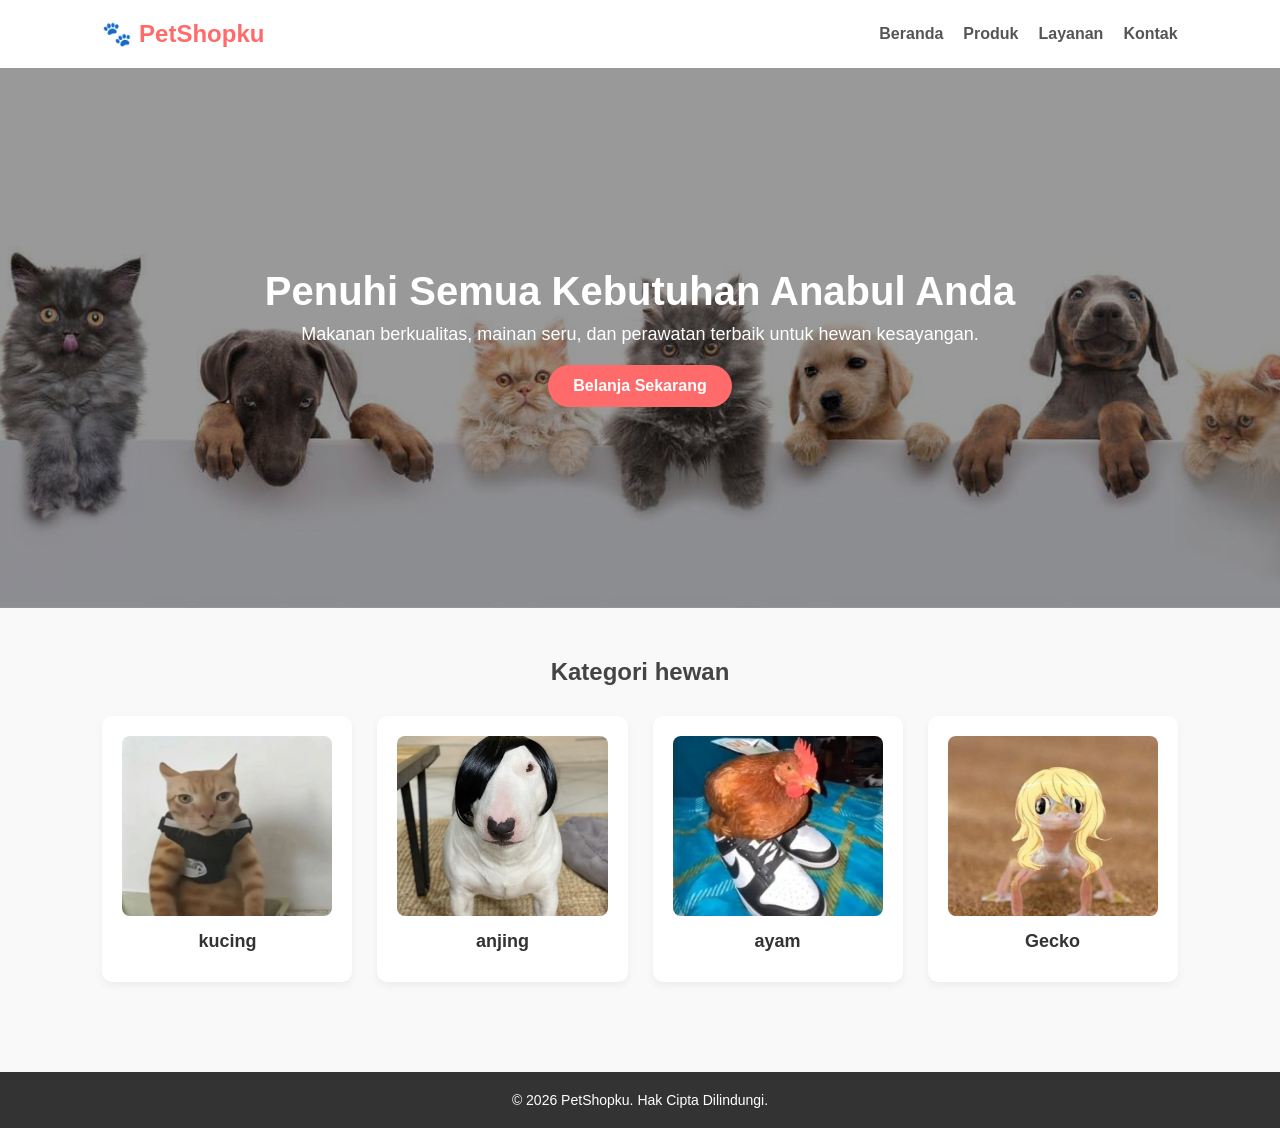
<file: index.html>
<!DOCTYPE html>
<html lang="id">
<head>
    <meta charset="UTF-8">
    <meta name="viewport" content="width=device-width, initial-scale=1.0">
    <title>PetShopku - Toko Keperluan Hewan</title>
    <link rel="stylesheet" href="style.css">
</head>
<body>

    <!-- Header & Navigasi -->
    <header>
        <div class="logo">🐾 PetShopku</div>
        <nav>
            <ul>
                <li><a href="index.html">Beranda</a></li>
                <li><a href="produk.html">Produk</a></li>
                <li><a href="layanan.html">Layanan</a></li>
                <li><a href="https://www.instagram.com/rmfnnd?igsh=MW55bXk2b3RvZXhodA==">Kontak</a></li>
            </ul>
        </nav>
    </header>

    <!-- Banner Utama -->
    <section class="hero">
        <div class="hero-text">
            <h1>Penuhi Semua Kebutuhan Anabul Anda</h1>
            <p>Makanan berkualitas, mainan seru, dan perawatan terbaik untuk hewan kesayangan.</p>
            <a href="produk.html" class="btn">Belanja Sekarang</a>
        </div>
    </section>

    <!-- Bagian Produk Terpopuler -->
    <section class="products">
        <h2>Kategori hewan</h2>
        <div class="product-grid">
            
            <!-- Produk 1 -->
            <div class="product-card">
                <div class="product-img img-hewan-kucing"></div>
                <h3>kucing</h3>
            </div>

            <!-- Produk 2 -->
            <div class="product-card">
                <div class="product-img img-hewan-anjing"></div>
                <h3>anjing</h3>
            </div>

            <!-- Produk 3 -->
            <div class="product-card">
                <div class="product-img img-hewan-ayam"></div>
                <h3>ayam</h3>
            </div>

            <!-- Produk 4 -->
            <div class="product-card">
                <div class="product-img img-hewan-cicak"></div>
                <h3>Gecko</h3>
        
            </div>

        </div>
    </section>

    <!-- Footer -->
    <footer>
        <p>&copy; 2026 PetShopku. Hak Cipta Dilindungi.</p>
    </footer>

</body>
</html>
</file>
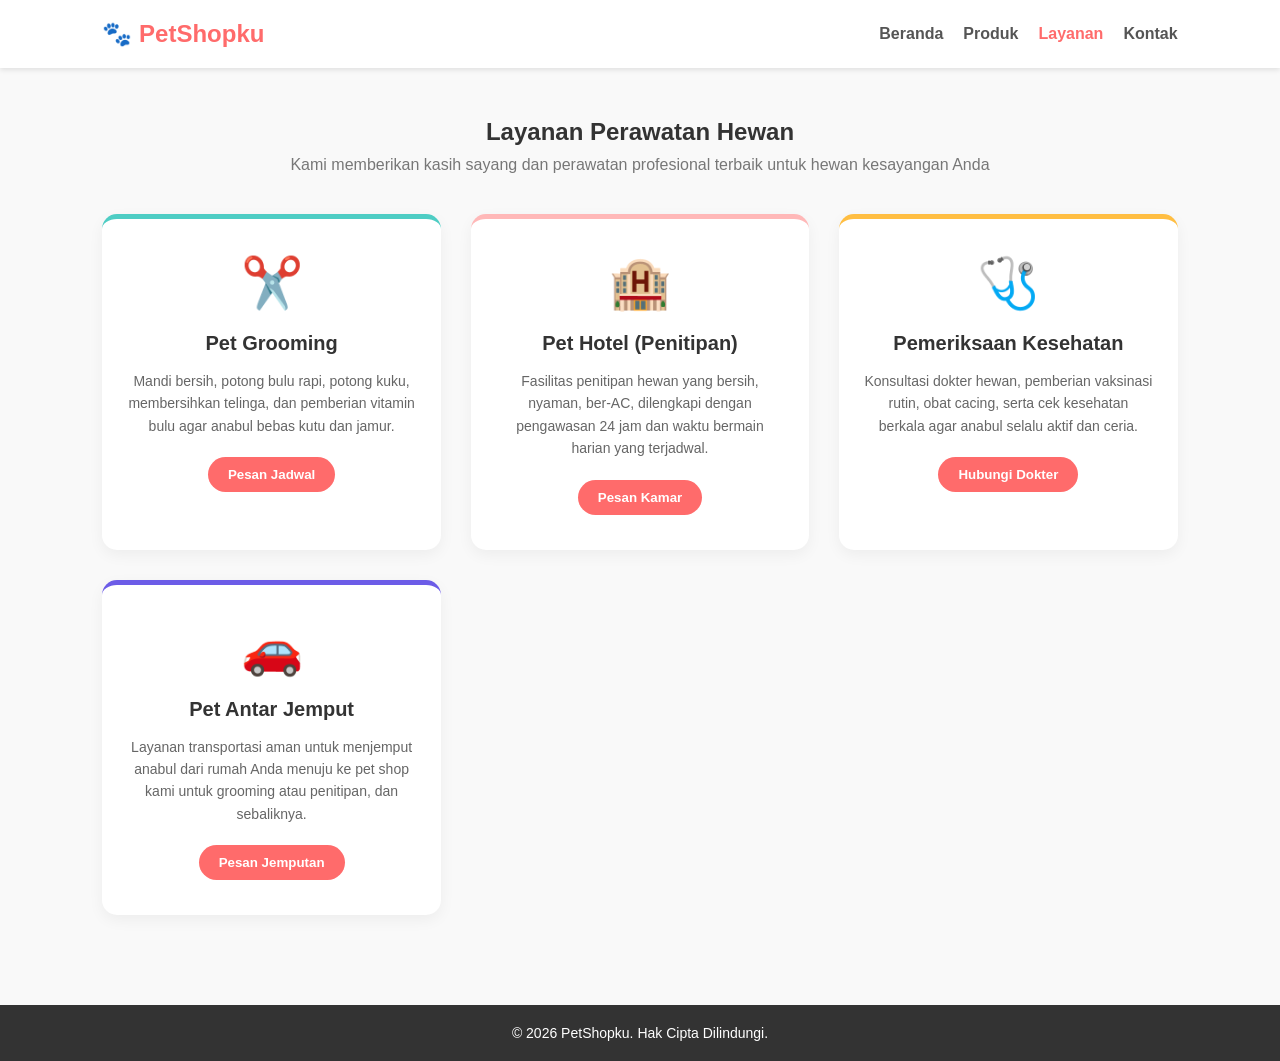
<file: layanan.html>
<!DOCTYPE html>
<html lang="id">
<head>
    <meta charset="UTF-8">
    <meta name="viewport" content="width=device-width, initial-scale=1.0">
    <title>Layanan Kami - PetShopku</title>
    <link rel="stylesheet" href="style.css">
    <style>
        /* CSS Khusus Tambahan untuk Halaman Layanan */
        .services-section {
            padding: 50px 8%;
            text-align: center;
        }
        .services-section h1 {
            margin-bottom: 10px;
            color: #333;
        }
        .services-section p.subtitle {
            color: #777;
            margin-bottom: 40px;
            font-size: 16px;
        }
        .services-grid {
            display: grid;
            grid-template-columns: repeat(auto-fit, minmax(280px, 1fr));
            gap: 30px;
        }
        .service-card {
            background: white;
            padding: 35px 25px;
            border-radius: 15px;
            box-shadow: 0 5px 15px rgba(0,0,0,0.05);
            transition: all 0.3s ease;
            border-top: 5px solid #4ecdc4;
        }
        .service-card:hover {
            transform: translateY(-10px);
            box-shadow: 0 10px 25px rgba(0,0,0,0.1);
        }
        .service-icon {
            font-size: 50px;
            margin-bottom: 20px;
        }
        .service-card h3 {
            font-size: 20px;
            color: #333;
            margin-bottom: 15px;
        }
        .service-card p {
            color: #666;
            font-size: 14px;
            line-height: 1.6;
            margin-bottom: 20px;
        }
        .btn-booking {
            background-color: #ff6b6b;
            color: white;
            border: none;
            padding: 10px 20px;
            border-radius: 20px;
            cursor: pointer;
            font-weight: bold;
            transition: background 0.3s;
        }
        .btn-booking:hover {
            background-color: #e05353;
        }
    </style>
</head>
<body>

    <!-- Header & Navigasi -->
    <header>
        <div class="logo">🐾 PetShopku</div>
        <nav>
            <ul>
                <li><a href="index.html">Beranda</a></li>
                <li><a href="produk.html">Produk</a></li>
                <li><a href="layanan.html" class="active" style="color: #ff6b6b;">Layanan</a></li>
                <li><a href="https://www.instagram.com/rmfnnd?igsh=MW55bXk2b3RvZXhodA==">Kontak</a></li>
            </ul>
        </nav>
    </header>

    <!-- Konten Layanan Utama -->
    <section class="services-section">
        <h1>Layanan Perawatan Hewan</h1>
        <p class="subtitle">Kami memberikan kasih sayang dan perawatan profesional terbaik untuk hewan kesayangan Anda</p>

        <div class="services-grid">
            
            <!-- Layanan 1 -->
            <div class="service-card" style="border-top-color: #4ecdc4;">
                <div class="service-icon">✂️</div>
                <h3>Pet Grooming</h3>
                <p>Mandi bersih, potong bulu rapi, potong kuku, membersihkan telinga, dan pemberian vitamin bulu agar anabul bebas kutu dan jamur.</p>
                <button class="btn-booking">Pesan Jadwal</button>
            </div>

            <!-- Layanan 2 -->
            <div class="service-card" style="border-top-color: #ffb8b8;">
                <div class="service-icon">🏨</div>
                <h3>Pet Hotel (Penitipan)</h3>
                <p>Fasilitas penitipan hewan yang bersih, nyaman, ber-AC, dilengkapi dengan pengawasan 24 jam dan waktu bermain harian yang terjadwal.</p>
                <button class="btn-booking">Pesan Kamar</button>
            </div>

            <!-- Layanan 3 -->
            <div class="service-card" style="border-top-color: #ffbe42;">
                <div class="service-icon">🩺</div>
                <h3>Pemeriksaan Kesehatan</h3>
                <p>Konsultasi dokter hewan, pemberian vaksinasi rutin, obat cacing, serta cek kesehatan berkala agar anabul selalu aktif dan ceria.</p>
                <button class="btn-booking">Hubungi Dokter</button>
            </div>

            <!-- Layanan 4 -->
            <div class="service-card" style="border-top-color: #6c5ce7;">
                <div class="service-icon">🚗</div>
                <h3>Pet Antar Jemput</h3>
                <p>Layanan transportasi aman untuk menjemput anabul dari rumah Anda menuju ke pet shop kami untuk grooming atau penitipan, dan sebaliknya.</p>
                <button class="btn-booking">Pesan Jemputan</button>
            </div>

        </div>
    </section>

    <!-- Footer -->
    <footer>
        <p>&copy; 2026 PetShopku. Hak Cipta Dilindungi.</p>
    </footer>

</body>
</html>
</file>
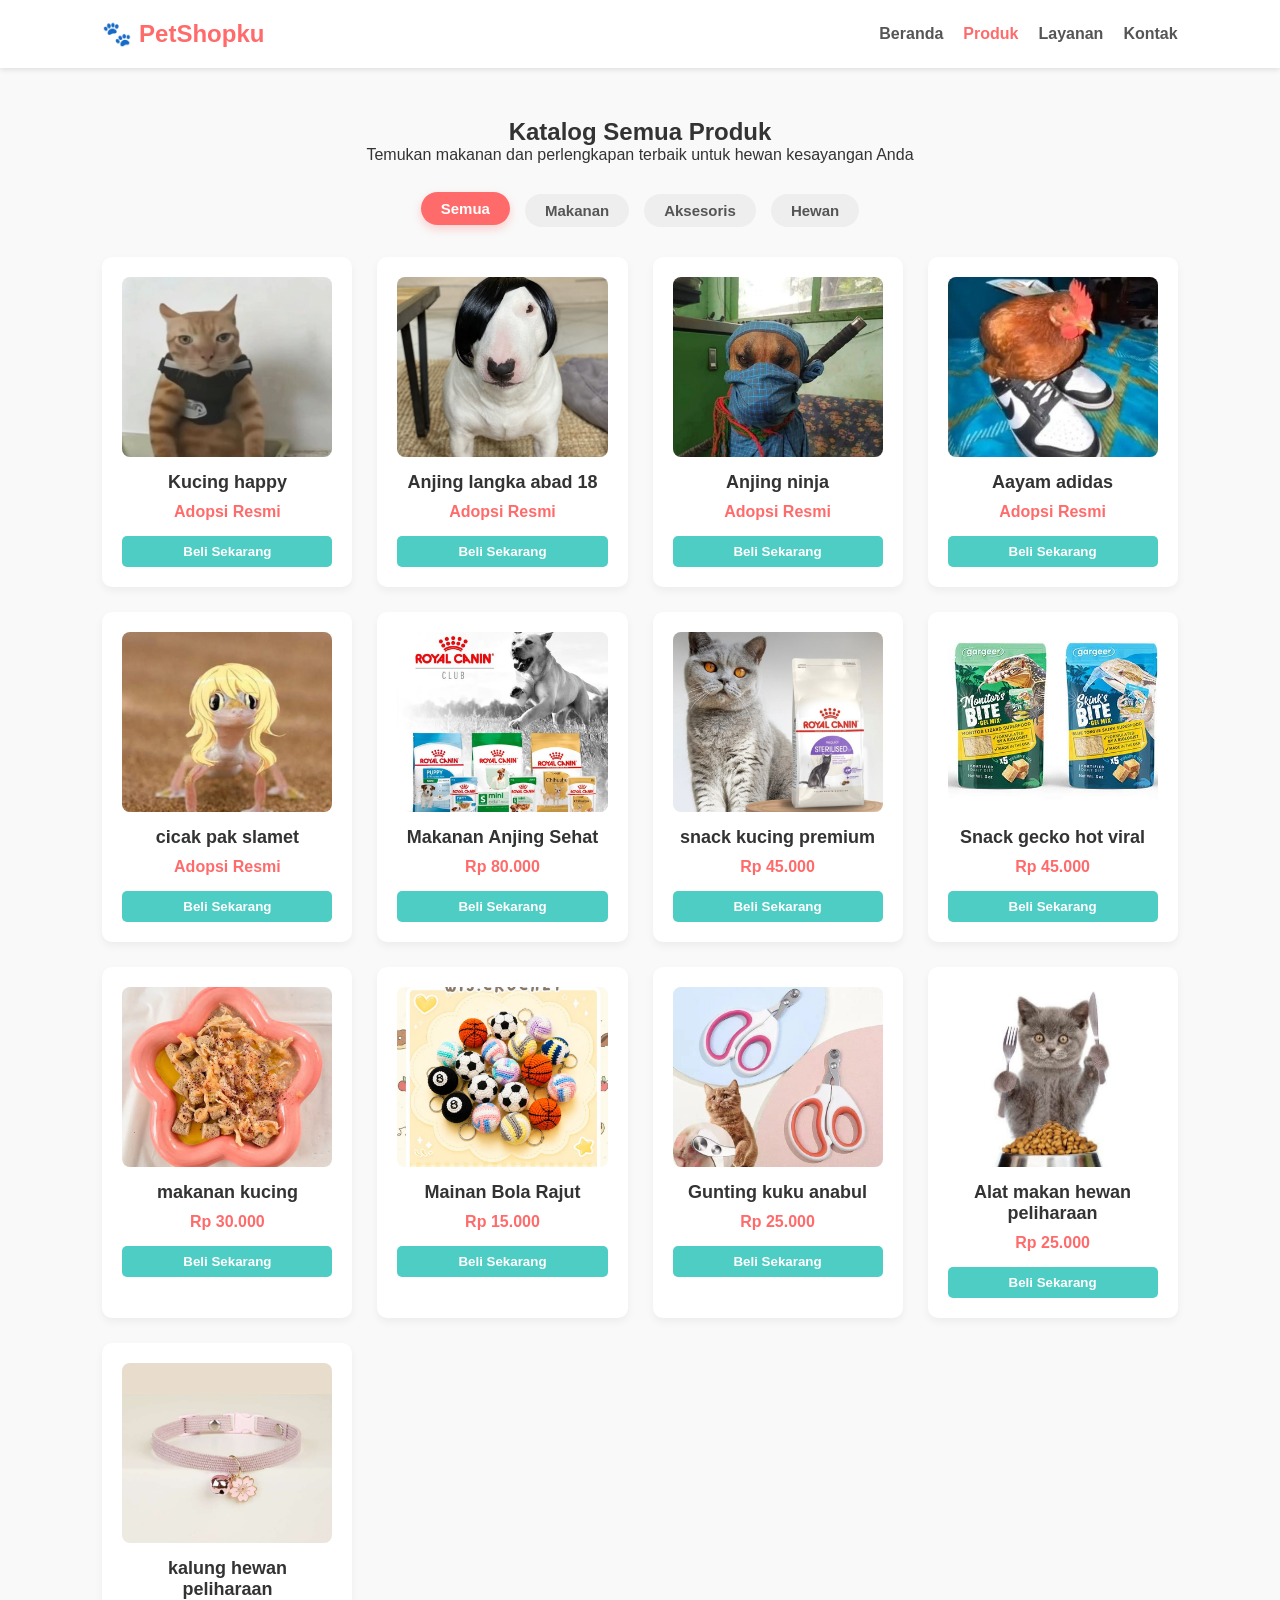
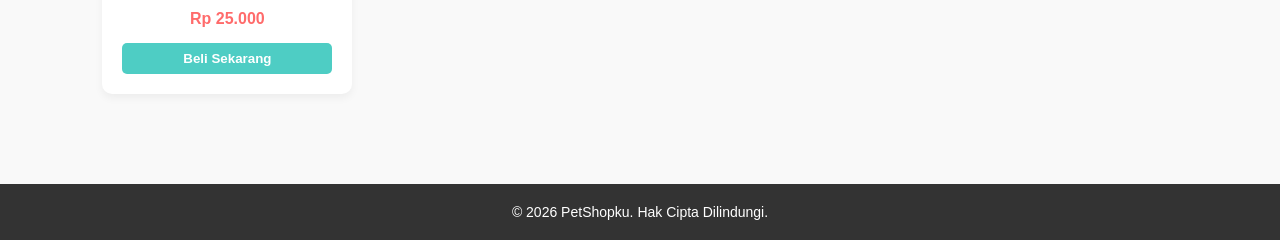
<file: produk.html>
<!DOCTYPE html>
<html lang="id">
<head>
    <meta charset="UTF-8">
    <meta name="viewport" content="width=device-width, initial-scale=1.0">
    <title>Katalog Produk - PetShopku</title>
    <link rel="stylesheet" href="style.css">
    <style>
        /* CSS Khusus Tambahan untuk Halaman Produk */
        .category-filter {
            display: flex;
            justify-content: center;
            gap: 15px;
            margin: 30px 0;
            flex-wrap: wrap;
        }
        .filter-btn {
            background-color: #eee;
            border: none;
            padding: 8px 20px;
            border-radius: 20px;
            cursor: pointer;
            font-weight: 600;
            transition: all 0.3s;
        }
        .filter-btn.active, .filter-btn:hover {
            background-color: #ff6b6b;
            color: white;
        }
        .pagination {
            display: flex;
            justify-content: center;
            gap: 10px;
            margin-top: 40px;
        }
        .page-link {
            padding: 8px 15px;
            border: 1px solid #ddd;
            text-decoration: none;
            color: #333;
            border-radius: 5px;
            font-weight: bold;
        }
        .page-link.active, .page-link:hover {
            background-color: #ff6b6b;
            color: white;
            border-color: #ff6b6b;
        }
    </style>
</head>
<body>

    <!-- Header & Navigasi -->
    <header>
        <div class="logo">🐾 PetShopku</div>
        <nav>
            <ul>
                <li><a href="index.html">Beranda</a></li>
                <li><a href="produk.html" class="active" style="color: #ff6b6b;">Produk</a></li>
                <li><a href="layanan.html">Layanan</a></li>
                <li><a href="https://www.instagram.com/rmfnnd?igsh=MW55bXk2b3RvZXhodA==">Kontak</a></li>
            </ul>
        </nav>
    </header>

    <!-- Judul Halaman -->
    <section class="products">
        <h1>Katalog Semua Produk</h1>
        <p>Temukan makanan dan perlengkapan terbaik untuk hewan kesayangan Anda</p>


     <!-- Filter Kategori (Ganti baris 75-79 Anda menjadi seperti ini) -->
<div class="category-filter">
    <button class="filter-btn active" data-target="all">Semua</button>
    <button class="filter-btn" data-target="makanan">Makanan</button>
    <button class="filter-btn" data-target="aksesoris">Aksesoris</button>
    <button class="filter-btn" data-target="hewan">Hewan</button>
</div>

<!-- Grid Produk Lengkap -->
<div class="product-grid">
    
    <!-- Produk 1 (Baris 83 - Pastikan kategorinya hewan jika itu hewan) -->
    <div class="product-card" data-category="hewan">
        <div class="product-img img-hewan-kucing"></div>
        <h3>Kucing happy</h3>
        <p class="price">Adopsi Resmi</p>
        <button class="btn-buy">Beli Sekarang</button>
    </div>
        <div class="product-card" data-category="hewan">
        <div class="product-img img-hewan-anjing"></div>
        <h3>Anjing langka abad 18</h3>
        <p class="price">Adopsi Resmi</p>
        <button class="btn-buy">Beli Sekarang</button>
    </div>
            <div class="product-card" data-category="hewan">
        <div class="product-img img-hewan-anjing1"></div>
        <h3>Anjing ninja</h3>
        <p class="price">Adopsi Resmi</p>
        <button class="btn-buy">Beli Sekarang</button>
    </div>

            <div class="product-card" data-category="hewan">
        <div class="product-img img-hewan-ayam"></div>
        <h3>Aayam adidas</h3>
        <p class="price">Adopsi Resmi</p>
        <button class="btn-buy">Beli Sekarang</button>
    </div>
                <div class="product-card" data-category="hewan">
        <div class="product-img img-hewan-cicak"></div>
        <h3>cicak pak slamet</h3>
        <p class="price">Adopsi Resmi</p>
        <button class="btn-buy">Beli Sekarang</button>
    </div>

    <!-- Produk 2 (Baris 91 - Pastikan kategorinya makanan) -->
    <div class="product-card" data-category="makanan">
        <div class="product-img img-food-anjing"></div>
        <h3>Makanan Anjing Sehat</h3>
        <p class="price">Rp 80.000</p>
        <button class="btn-buy">Beli Sekarang</button>
    </div>
        <div class="product-card" data-category="makanan">
        <div class="product-img img-food-kucing"></div>
        <h3>snack kucing premium</h3>
        <p class="price">Rp 45.000</p>
        <button class="btn-buy">Beli Sekarang</button>
    </div>
            <div class="product-card" data-category="makanan">
        <div class="product-img img-food-cicak"></div>
        <h3>Snack gecko hot viral</h3>
        <p class="price">Rp 45.000</p>
        <button class="btn-buy">Beli Sekarang</button>
    </div>
        <div class="product-card" data-category="makanan">
        <div class="product-img img-food-kucing1"></div>
        <h3>makanan kucing</h3>
        <p class="price">Rp 30.000</p>
        <button class="btn-buy">Beli Sekarang</button>
    </div>

    <!-- Produk 3 (Baris 97 - Pastikan datanya "aksesoris") -->
    <div class="product-card" data-category="aksesoris">
        <div class="product-img img-acc-bola"></div>
        <h3>Mainan Bola Rajut</h3>
        <p class="price">Rp 15.000</p>
        <button class="btn-buy">Beli Sekarang</button>
    </div>
        <div class="product-card" data-category="aksesoris">
        <div class="product-img img-acc-gunting"></div>
        <h3>Gunting kuku anabul</h3>
        <p class="price">Rp 25.000</p>
        <button class="btn-buy">Beli Sekarang</button>
    </div>
            <div class="product-card" data-category="aksesoris">
        <div class="product-img img-acc-alat"></div>
        <h3>Alat makan hewan peliharaan</h3>
        <p class="price">Rp 25.000</p>
        <button class="btn-buy">Beli Sekarang</button>
    </div>
            <div class="product-card" data-category="aksesoris">
        <div class="product-img img-acc-kalung"></div>
        <h3>kalung hewan peliharaan</h3>
        <p class="price">Rp 25.000</p>
        <button class="btn-buy">Beli Sekarang</button>
    </div>

</div>

    </section>

    <!-- Footer -->
    <footer>
        <p>&copy; 2026 PetShopku. Hak Cipta Dilindungi.</p>
    </footer>
<script>
    // Mengambil semua elemen tombol dan kartu produk
    const filterButtons = document.querySelectorAll('.filter-btn');
    const productCards = document.querySelectorAll('.product-card');

    filterButtons.forEach(button => {
        button.addEventListener('click', () => {
            // 1. Hapus class 'active' dari tombol lama, lalu pindahkan ke tombol yang baru di-klik
            document.querySelector('.filter-btn.active').classList.remove('active');
            button.classList.add('active');

            // 2. Ambil nama target kategori dari tombol yang di-klik
            const targetCategory = button.getAttribute('data-target');

            // 3. Cocokkan dengan data-category milik kartu produk
            productCards.forEach(card => {
                const cardCategory = card.getAttribute('data-category');
                
                // Jika tombol "Semua" di-klik atau kategorinya cocok, tampilkan produknya
                if (targetCategory === 'all' || targetCategory === cardCategory) {
                    card.classList.remove('hide');
                } else {
                    // Jika tidak cocok, tambahkan class 'hide' untuk menyembunyikannya
                    card.classList.add('hide');
                }
            });
        });
    });
</script>
</body>
</html>
</file>
<file: style.css>
/* Pengaturan Dasar */
* {
    margin: 0;
    padding: 0;
    box-sizing: border-box;
    font-family: 'Segoe UI', Tahoma, Geneva, Verdana, sans-serif;
}

body {
    background-color: #f9f9f9;
    color: #333;
}

/* Header & Navigasi */
header {
    background-color: #ffffff;
    display: flex;
    justify-content: space-between;
    align-items: center;
    padding: 20px 8%;
    box-shadow: 0 2px 5px rgba(0,0,0,0.1);
}

.logo {
    font-size: 24px;
    font-weight: bold;
    color: #ff6b6b;
}

nav ul {
    display: flex;
    list-style: none;
}

nav ul li {
    margin-left: 20px;
}

nav ul li a {
    text-decoration: none;
    color: #555;
    font-weight: 600;
    transition: color 0.3s;
}

nav ul li a:hover {
    color: #ff6b6b;
}

/* Banner Utama (Hero) */
.hero {
    background: linear-gradient(rgba(0,0,0,0.4), rgba(0,0,0,0.4)), url('A.jpeg') no-repeat center center/cover;
    height: 60vh;
    display: flex;
    justify-content: center;
    align-items: center;
    text-align: center;
    color: white;
    padding: 0 20px;
}

.hero-text h1 {
    font-size: 40px;
    margin-bottom: 10px;
}

.hero-text p {
    font-size: 18px;
    margin-bottom: 20px;
}

.btn {
    display: inline-block;
    background-color: #ff6b6b;
    color: white;
    padding: 12px 25px;
    text-decoration: none;
    border-radius: 25px;
    font-weight: bold;
    transition: background 0.3s;
}

.btn:hover {
    background-color: #e05353;
}

/* Grid Produk */
.products {
    padding: 50px 8%;
    text-align: center;
}

.products h2 {
    margin-bottom: 30px;
    color: #444;
}

.product-grid {
    display: grid;
    grid-template-columns: repeat(auto-fit, minmax(220px, 1fr));
    gap: 25px;
}

.product-card {
    background-color: white;
    padding: 20px;
    border-radius: 10px;
    box-shadow: 0 4px 8px rgba(0,0,0,0.05);
    transition: transform 0.3s;
}

.product-card:hover {
    transform: translateY(-5px);
}

.product-img {
    font-size: 50px;
    margin-bottom: 15px;
}

.product-card h3 {
    font-size: 18px;
    margin-bottom: 10px;
    color: #333;
}

.price {
    color: #ff6b6b;
    font-weight: bold;
    margin-bottom: 15px;
}

.btn-buy {
    background-color: #4ecdc4;
    color: white;
    border: none;
    padding: 8px 20px;
    border-radius: 5px;
    cursor: pointer;
    font-weight: bold;
    width: 100%;
    transition: background 0.3s;
}

.btn-buy:hover {
    background-color: #3dbbb3;
}

/* Footer */
footer {
    background-color: #333;
    color: white;
    text-align: center;
    padding: 20px;
    margin-top: 40px;
    font-size: 14px;
}
/* ==========================================
   CSS UNTUK FILTER KATEGORI & PRODUK
   ========================================== */

/* Wadah Tombol Filter */
.category-filter {
    display: flex;
    justify-content: center;
    gap: 15px;
    margin: 30px 0 40px 0;
    flex-wrap: wrap;
}

/* Desain Tombol Filter */
.filter-btn {
    background-color: #f0f0f0;
    color: #555;
    border: none;
    padding: 10px 25px;
    border-radius: 25px;
    cursor: pointer;
    font-weight: 600;
    font-size: 15px;
    transition: all 0.3s ease;
}

/* Efek Tombol Saat Disorot (Hover) & Aktif */
.filter-btn.active, 
.filter-btn:hover {
    background-color: #ff6b6b;
    color: white;
    box-shadow: 0 4px 10px rgba(255, 107, 107, 0.3);
    transform: translateY(-2px);
}

/* Efek Animasi Kartu Produk */
.product-card {
    opacity: 1;
    transform: scale(1);
    transition: opacity 0.4s ease, transform 0.4s ease;
}

/* Class 'hide' dipicu JavaScript untuk menyembunyikan produk */
.product-card.hide {
    display: none;
    opacity: 0;
    transform: scale(0.8);
}

/* Desain Gambar Produk Menggunakan URL Background */
.product-img {
    width: 100%;
    height: 180px;
    margin-bottom: 15px;
    border-radius: 8px;
    background-size: cover;
    background-position: center;
    background-repeat: no-repeat;
}

/* Link Gambar Asli dari Unsplash */
.img-hewan-kucing { background-image: url('k.jpeg'); }
.img-hewan-anjing { background-image: url('j.jpeg'); }
.img-hewan-anjing1 { background-image: url('ajg.jpeg'); }
.img-hewan-cicak { background-image: url('cicak.jpeg'); }
.img-hewan-ayam { background-image: url('ayam adidas.jpeg'); }
.img-food-anjing { background-image: url('makanan_ajg.jpeg'); }
.img-food-kucing { background-image: url('makanan-kucing.jpeg'); }
.img-food-cicak { background-image: url('makanan-cicak.jpeg'); }
.img-food-kucing1 { background-image: url('makanan-kucing1.jpeg'); }
.img-acc-gunting { background-image: url('gunting.jpeg'); }
.img-acc-bola{ background-image: url('bola.jpeg'); }
.img-acc-kalung { background-image: url('kalung.jpeg'); }
.img-acc-alat { background-image: url('alat-mkn.jpeg'); }
</file>
